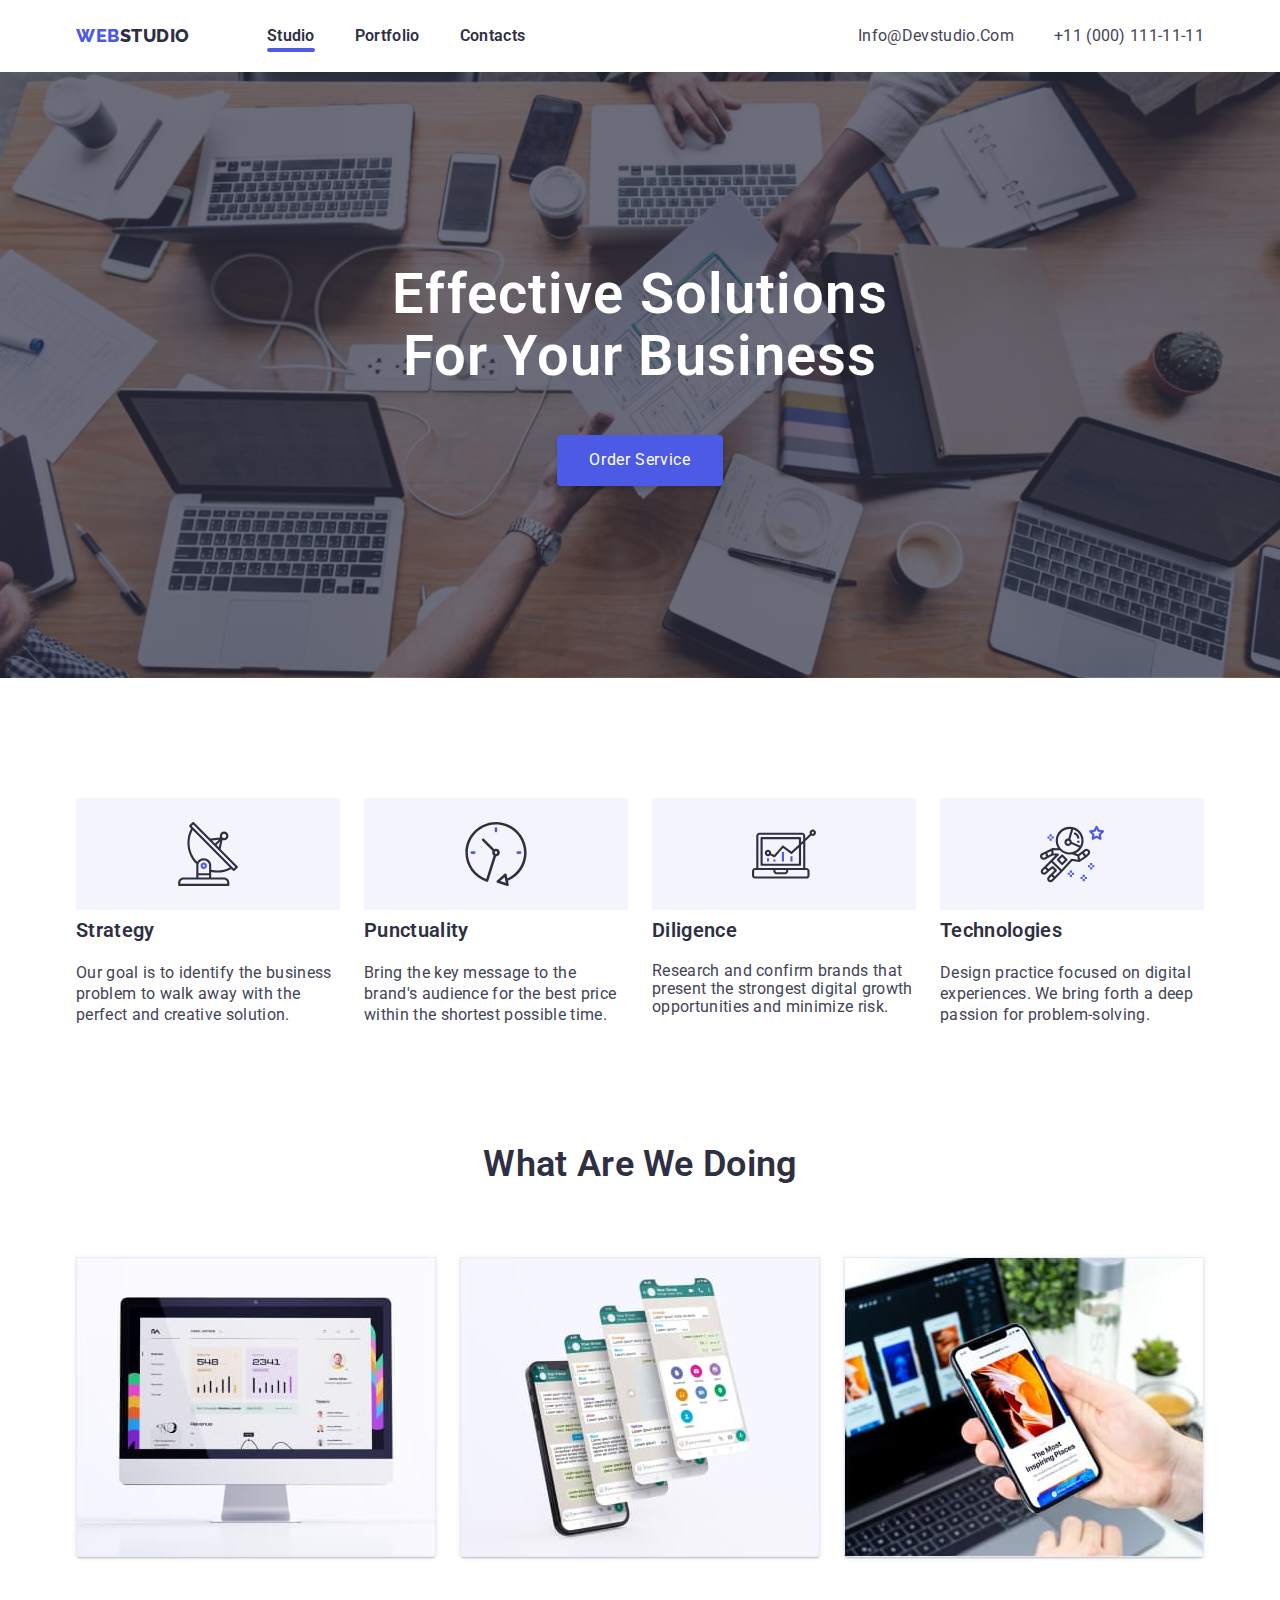
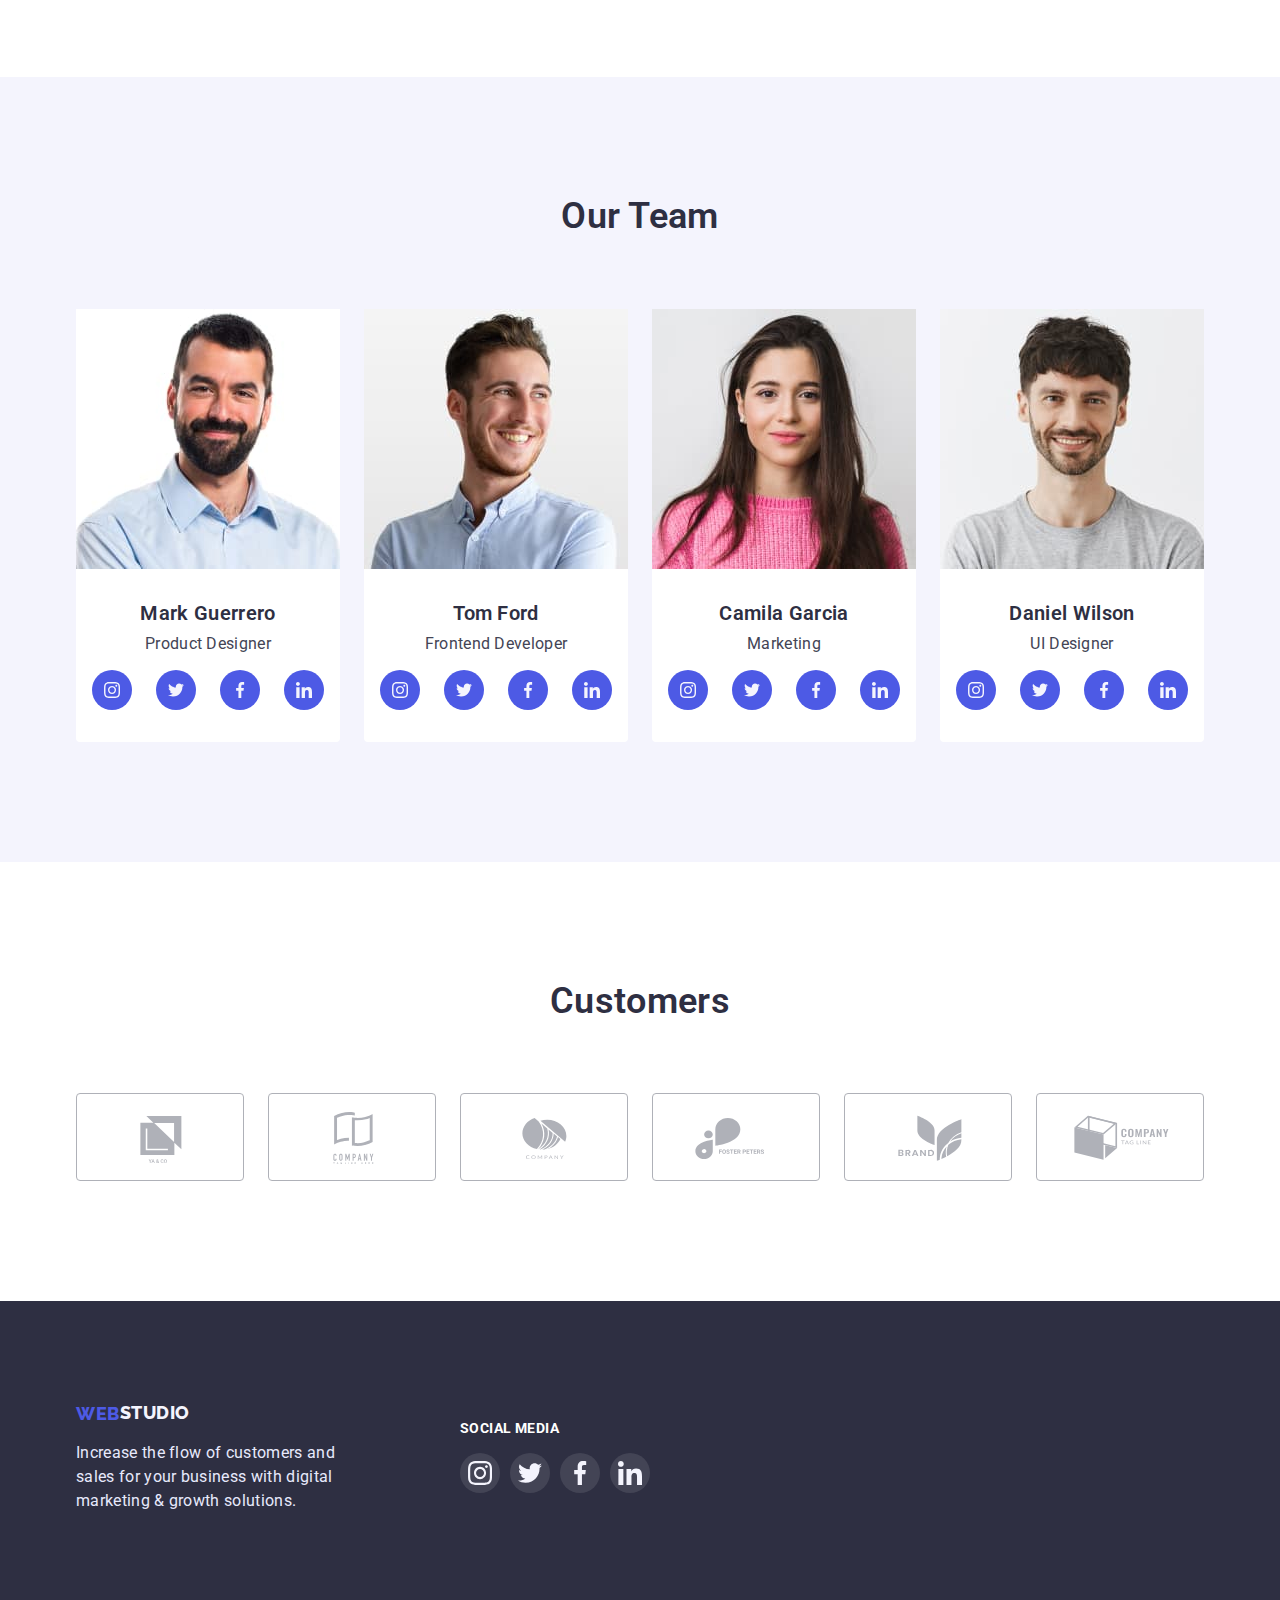
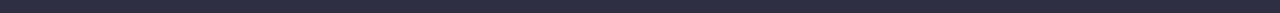
<file: index.html>
<!DOCTYPE html>
<html lang="en">
<head>
    <meta charset="UTF-8">
    <meta http-equiv="X-UA-Compatible" content="IE=edge">
    <meta name="viewport" content="width=device-width, initial-scale=1.0">
    <title>WebStudio</title>
    <link rel="preconnect" href="https://fonts.googleapis.com">
    <link rel="preconnect" href="https://fonts.gstatic.com" crossorigin>
    <link href="https://fonts.googleapis.com/css2?family=Raleway:wght@800&family=Roboto:wght@400;500;700;900&display=swap"
        rel="stylesheet">
<link rel="stylesheet" href="https://cdnjs.cloudflare.com/ajax/libs/modern-normalize/1.1.0/modern-normalize.min.css">
    <link rel="stylesheet" href="./css/styles.css">
</head>
<body class="body">

<header class="header">
<div class="container">
<nav class="header-nav">
<a href="/" class="logo"><span>WEB</span>STUDIO</a>

<ul class="link-guide">
        <li><a href="./index.html" class="link current">Studio</a></li>
        <li><a href="./portfolio.html" class="link">Portfolio</a></li>
        <li><a href="" class="link">Contacts</a></li>
</ul>
</nav>

<ul class="site-nav-info">
    <li class="contact-link-item"><a href="mailto:info@devstudio.com" class="contact-link">info@devstudio.com</a></li>
    <li class="contact-link-item"><a href="tel:+110001111111" class="contact-link">+11 (000) 111-11-11</a></li>
</ul>
</div>
    </header>


    <main>
<section class="section hero overlay">
    <div class="container">
    <h1 class="hero-title">Effective Solutions for Your Business</h1>
    <button type="button" class="button-hero">Order Service</button>
    </div>
</section>
<section class="section servise">
    <div class="container">
    <h2 class="visually-hidden benefits-title">Previligies</h2>
    <ul class="benefits">
        <li class="benefits-list">
            <div class="benefits-frame">
                <svg class="benefits-icon" width="64" height="64">
                <use href="./images/icons.svg#icon-antenna"></use>
                </svg>
            </div>
            <h3 class="section-subtitle-benefits">Strategy</h3>
            <p class="benefits-text">Our goal is to identify the business problem to walk away with the perfect and creative solution.</p>
        </li>
        <li class="benefits-list">
            <div class="benefits-frame">
                <svg class="benefits-icon" width="64" height="64">
                    <use href="./images/icons.svg#icon-clock"></use>
                </svg>
            </div>
            <h3 class="section-subtitle-benefits">Punctuality</h3>
            <p class="benefits-text">Bring the key message to the brand's audience for the best price within the shortest possible time.</p>
        </li>
        <li class="benefits-list">
            <div class="benefits-frame">
                <svg class="benefits-icon" width="64" height="64">
                    <use href="./images/icons.svg#icon-diagram"></use>
                </svg>
            </div>
            <h3 class="section-subtitle-benefits">Diligence</h3>
            <p class="benefits-text-benefits">Research and confirm brands that present the strongest digital growth opportunities and minimize risk.</p>
        </li>
        <li class="benefits-list">
            <div class="benefits-frame">
                <svg class="benefits-icon" width="64" height="64">
                    <use href="./images/icons.svg#icon-astronaut"></use>
                </svg>
            </div>
            <h3 class="section-subtitle-benefits">Technologies</h3>
            <p class="benefits-text">Design practice focused on digital experiences. We bring forth a deep passion for problem-solving.</p>
        </li>
    </ul>
    </div>
</section>
<section class="section">
    <div class="container">
    <h2 class="section-title">What are we doing</h2>
    <ul class="about-list">
        <li class="about-item">
            <img width="360" height="300" src="./images/one.jpg" alt="monitor">
        </li>
        <li class="about-item">
            <img width="360" height="300" src="./images/two.jpg" alt="app showed on the screen">
        </li>
        <li class="about-item">
            <img width="360" height="300" src="./images/three.jpg" alt="phone and monitor">
        </li>
    </ul>
    </div>
</section>
<section class="section team">
    <div class="container">
<h2 class="section-title">Our Team</h2>
<ul class="team-list">
    <li class="team-item"><img class="team-img" width="264" height="260" src="./images/four.jpg" alt="team member"><h3 class="section-subtitle">Mark Guerrero</h3><p class="team-position">Product Designer</p>
    <ul class="team-social">
            <li class="team-social-item"><a class="team-social-link" href="">
                    <svg class="social-icon" width="16" height="16">
                        <use href="./images/icons.svg#icon-instagram"></use>
                    </svg>
                </a></li>
            <li class="team-social-item"><a class="team-social-link" href="">
                    <svg lass="social-icon" width="16" height="16">
                        <use href="./images/icons.svg#icon-twitter"></use>
                    </svg>
                </a></li>
            <li class="team-social-item"><a class="team-social-link" href="">
                    <svg lass="social-icon" width="16" height="16">
                        <use href="./images/icons.svg#icon-facebook"></use>
                    </svg>
                </a></li>
            <li class="team-social-item"><a class="team-social-link" href="">
                    <svg lass="social-icon" width="16" height="16">
                        <use href="./images/icons.svg#icon-linkedin"></use>
                    </svg>
                </a></li>
    </ul>
    </li>
    <li class="team-item"><img class="team-img" width="264" height="260" src="./images/five.jpg" alt="team member"><h3 class="section-subtitle">Tom Ford</h3><p class="team-position">Frontend Developer</p>
        <ul class="team-social">
            <li class="team-social-item"><a class="team-social-link" href="">
                    <svg class="social-icon" width="16" height="16">
                        <use href="./images/icons.svg#icon-instagram"></use>
                    </svg>
                </a></li>
            <li class="team-social-item"><a class="team-social-link" href="">
                    <svg lass="social-icon" width="16" height="16">
                        <use href="./images/icons.svg#icon-twitter"></use>
                    </svg>
                </a></li>
            <li class="team-social-item"><a class="team-social-link" href="">
                    <svg lass="social-icon" width="16" height="16">
                        <use href="./images/icons.svg#icon-facebook"></use>
                    </svg>
                </a></li>
            <li class="team-social-item"><a class="team-social-link" href="">
                    <svg lass="social-icon" width="16" height="16">
                        <use href="./images/icons.svg#icon-linkedin"></use>
                    </svg>
                </a></li>
        </ul>
    </li>
    <li class="team-item"><img class="team-img" width="264" height="260" src="./images/six.jpg" alt="team member"><h3 class="section-subtitle">Camila Garcia</h3><p class="team-position">Marketing</p>
        <ul class="team-social">
            <li class="team-social-item"><a class="team-social-link" href="">
                    <svg class="social-icon" width="16" height="16">
                        <use href="./images/icons.svg#icon-instagram"></use>
                    </svg>
                </a></li>
            <li class="team-social-item"><a class="team-social-link" href="">
                    <svg lass="social-icon" width="16" height="16">
                        <use href="./images/icons.svg#icon-twitter"></use>
                    </svg>
                </a></li>
            <li class="team-social-item"><a class="team-social-link" href="">
                    <svg lass="social-icon" width="16" height="16">
                        <use href="./images/icons.svg#icon-facebook"></use>
                    </svg>
                </a></li>
            <li class="team-social-item"><a class="team-social-link" href="">
                    <svg lass="social-icon" width="16" height="16">
                        <use href="./images/icons.svg#icon-linkedin"></use>
                    </svg>
                </a></li>
        </ul>
    </li>
    <li class="team-item"><img class="team-img" width="264" height="260" src="./images/seven.jpg" alt="team member"><h3 class="section-subtitle">Daniel Wilson</h3><p class="team-position">UI Designer</p>
        <ul class="team-social">
            <li class="team-social-item"><a class="team-social-link" href="">
                    <svg class="social-icon" width="16" height="16">
                        <use href="./images/icons.svg#icon-instagram"></use>
                    </svg>
                </a></li>
            <li class="team-social-item"><a href="" class="team-social-link">
                    <svg lass="social-icon" width="16" height="16">
                        <use href="./images/icons.svg#icon-twitter"></use>
                    </svg>
                </a></li>
            <li class="team-social-item"><a class="team-social-link" href="">
                    <svg lass="social-icon" width="16" height="16">
                        <use href="./images/icons.svg#icon-facebook"></use>
                    </svg>
                </a></li>
            <li class="team-social-item"><a class="team-social-link" href="">
                    <svg lass="social-icon" width="16" height="16">
                        <use href="./images/icons.svg#icon-linkedin"></use>
                    </svg>
                </a></li>
        </ul>
    </li>
</ul>
</div>
</section>

<section class="section">
    <div class="container">
        <h2 class="section-title">Customers</h2>
        <ul class="our-clients">
      <li class="clients-item">
        <a class="clients-link" href=""><svg class="clients-icon" width="104" height="56">
            <use href="./images/icons.svg#icon-Logo"></use>
        </svg></a>
      </li>
      <li class="clients-item">
        <a class="clients-link" href=""><svg class="clients-icon" width="104" height="56">
            <use href="./images/icons.svg#icon-Logoone"></use>
        </svg></a>
      </li>
      <li class="clients-item">
       <a class="clients-link" href=""><svg class="clients-icon" width="104" height="56">
        <use href="./images/icons.svg#icon-Logotwo"></use>
    </svg></a>
      </li>
      <li class="clients-item">
        <a class="clients-link" href=""><svg class="clients-icon" width="104" height="56">
            <use href="./images/icons.svg#icon-Logothree"></use>
        </svg></a>
      </li>
      <li class="clients-item">
        <a class="clients-link" href=""><svg class="clients-icon" width="104" height="56">
            <use href="./images/icons.svg#icon-Logofour"></use>
        </svg></a>
      </li>
      <li class="clients-item">
        <a class="clients-link" href=""><svg class="clients-icon" width="104" height="56">
            <use href="./images/icons.svg#icon-Logofive"></use>
        </svg></a>
      </li class="clients-item">
        </ul>
    </div>
</section>
</main>

<footer class="footer">
    <div class="container footer-container">
        <div>
        <a href="./index.html" class="logo"><span>WEB</span><text class="text">STUDIO</text></a>
        <p class="end-page">Increase the flow of customers and sales for your business with digital marketing & growth
            solutions.</p>
        </div>

        <div class="footer-social">
            <h3 class="footer-social-title">Social media</h3>
            <ul class="footer-social-list">
                <li>
                    <a href="" class="footer-social-link">
                    <svg class="footer-icon" width="24" height="24">
                    <use href="./images/icons.svg#icon-instagram"></use>
                    </svg>
                    </a>
                </li>
                <li>
                    <a class="footer-social-link" href="">
                        <svg class="footer-icon" width="24" height="24">
                            <use href="./images/icons.svg#icon-twitter"></use>
                        </svg>
                    </a>
                </li>
                <li>
                    <a class="footer-social-link" href="">
                        <svg class="footer-icon" width="24" height="24">
                            <use href="./images/icons.svg#icon-facebook"></use>
                        </svg>
                    </a>
                </li>
                <li>
                    <a class="footer-social-link" href="">
                        <svg class="footer-icon" width="24" height="24">
                            <use href="./images/icons.svg#icon-linkedin"></use>
                        </svg>
                    </a>
                </li>
            </ul>
        </div>
    </div>



</footer>
</body>
</html>
</file>
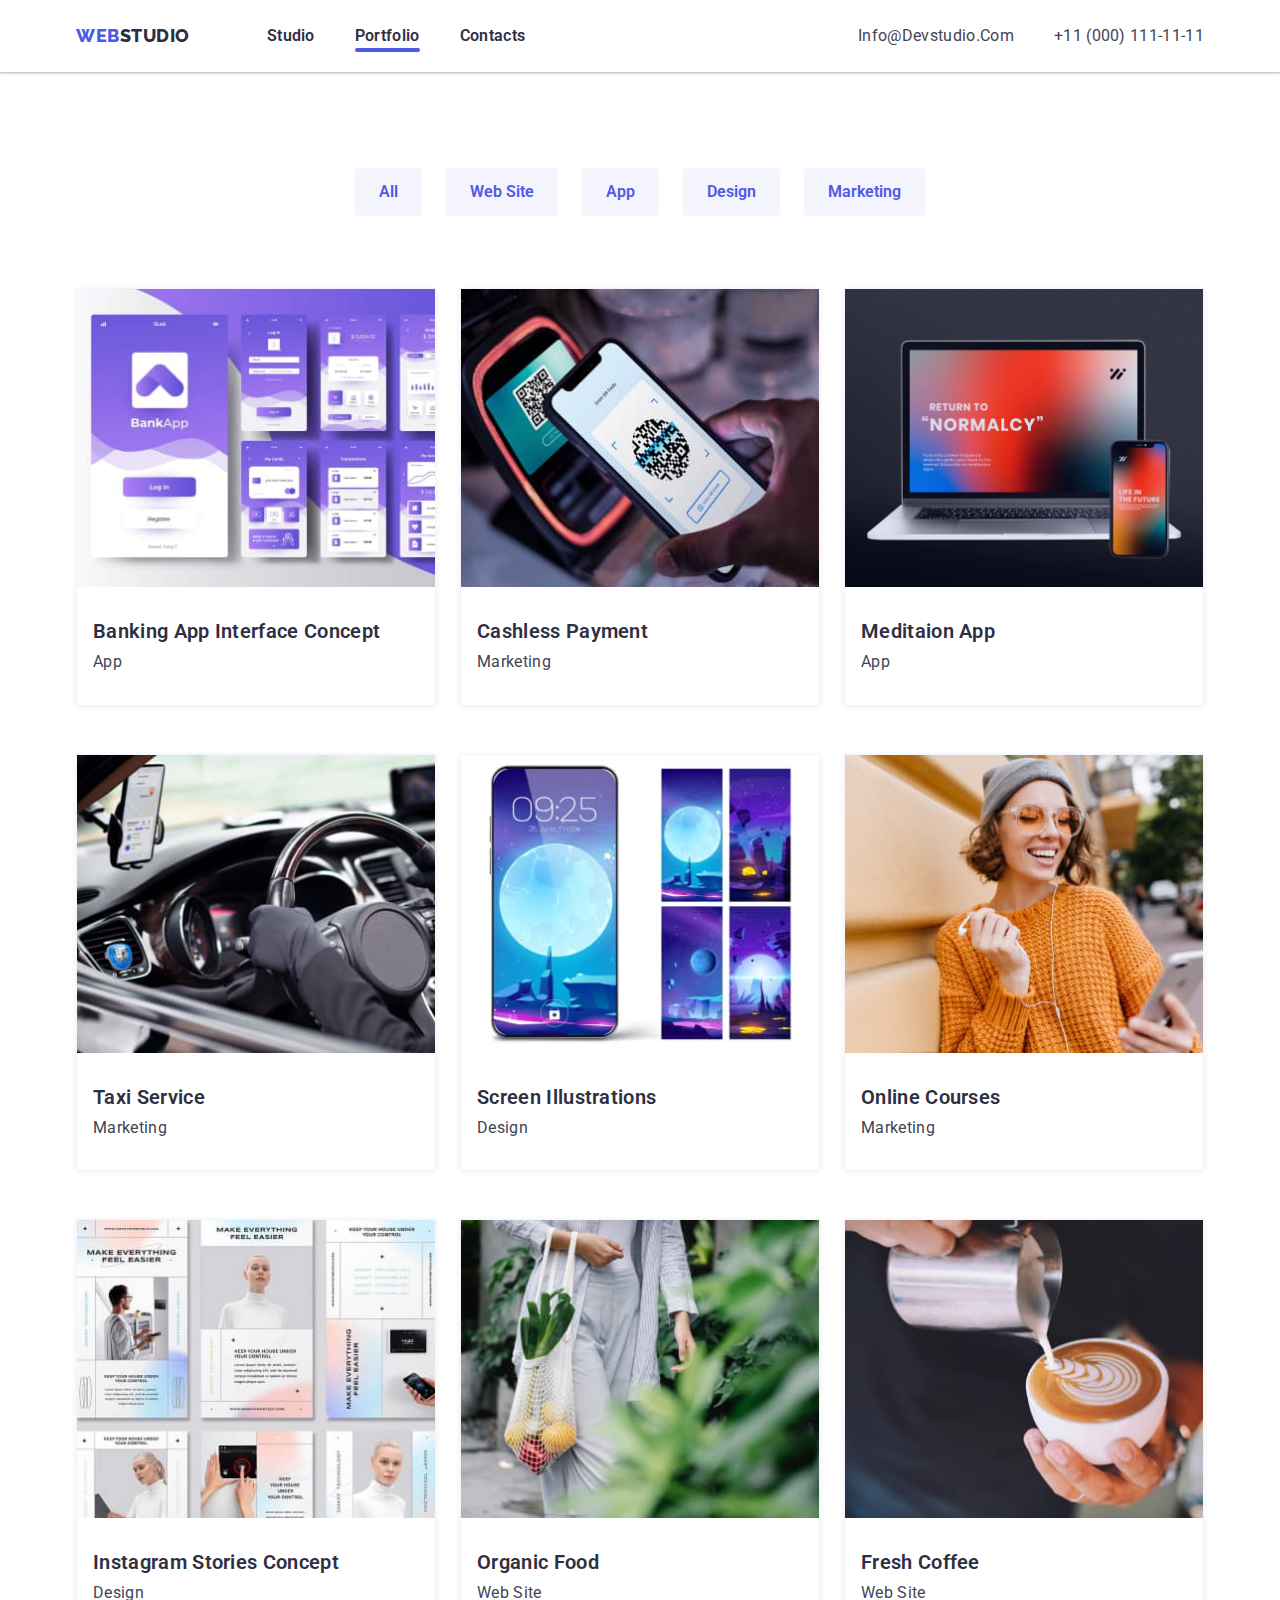
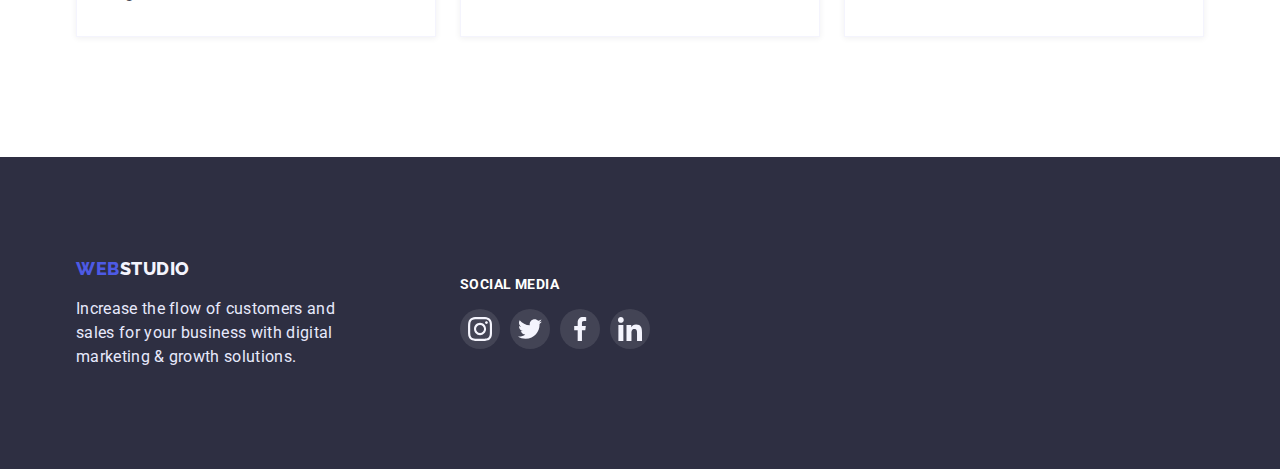
<file: portfolio.html>
<!DOCTYPE html>
<html lang="en">
<head>
    <meta charset="UTF-8">
    <meta http-equiv="X-UA-Compatible" content="IE=edge">
    <meta name="viewport" content="width=device-width, initial-scale=1.0">
    <link rel="preconnect" href="https://fonts.googleapis.com">
    <link rel="preconnect" href="https://fonts.gstatic.com" crossorigin>
    <link href="https://fonts.googleapis.com/css2?family=Raleway:wght@800&family=Roboto:wght@400;500;700;900&display=swap"
        rel="stylesheet">
    <link rel="stylesheet" href="https://cdnjs.cloudflare.com/ajax/libs/modern-normalize/1.1.0/modern-normalize.min.css">
    <link rel="stylesheet" href="./css/styles.css">
    <title>Document</title>
</head>
<body class="body">
<header class="header">
    <div class="container">
        <nav class="header-nav">
            <a href="/" class="logo"><span>WEB</span>STUDIO</a>

            <ul class="link-guide">
                <li><a href="./index.html" class="link">Studio</a></li>
                <li><a href="./portfolio.html" class="link current">Portfolio</a></li>
                <li><a href="" class="link">Contacts</a></li>
            </ul>
        </nav>

        <ul class="site-nav-info">
            <li class="contact-link-item"><a href="mailto:info@devstudio.com"
                    class="contact-link">info@devstudio.com</a></li>
            <li class="contact-link-item"><a href="tel:+110001111111" class="contact-link">+11 (000) 111-11-11</a></li>
        </ul>
    </div>
</header>


<main>
    <section class="section portfolio">
        <div class="container">
        <h1 class="visually-hidden our-projects-title">Our Projects</h1>
        <ul class="our-projects">
            <li><button type="button" class="button-portfolio">All</button></li>
            <li><button type="button" class="button-portfolio">Web Site</button></li>
            <li><button type="button" class="button-portfolio">App</button></li>
            <li><button type="button" class="button-portfolio">Design</button></li>
            <li><button type="button" class="button-portfolio">Marketing</button></li>
        </ul>

    <ul class="our-projects-list">
        <li class="item-list">
            <a class="portfolio-link" href=""><img class="project-img" width="360" height="300" src="./images/bankapp.jpg" alt="bank app">
                <div class="project-description">
                <h2 class="section-subtitle-p">Banking App Interface Concept</h2>
                <p class="project-type">App</p>
                </div>
            </a>
        </li>
        <li class="item-list">
            <a class="portfolio-link" href=""><img class="project-img" width="360" height="300" src="./images/phonepayment.jpg" alt="payment phone">
                <div class="project-description">
                <h2 class="section-subtitle-p">Cashless Payment</h2>
                <p class="project-type">Marketing</p>
                </div>
            </a>
        </li>
        <li class="item-list">
            <a class="portfolio-link" href="">    
            <img class="project-img" width="360" height="300" src="./images/pcandphone.jpg" alt="pc and phone">
            <div class="project-description">
            <h2 class="section-subtitle-p">Meditaion App</h2>
            <p class="project-type">App</p>
            </div>
            </a>
        </li>
        <li class="item-list">
            <a class="portfolio-link" href="">
                <img class="project-img"  width="360" height="300" src="./images/wheel.jpg" alt="wheel">
            <div class="project-description">
                <h2 class="section-subtitle-p">Taxi Service</h2>
            <p class="project-type">Marketing</p>
            </div>
            </a>
        </li>
        <li class="item-list">
            <a class="portfolio-link" href="">
                <img class="project-img" width="360" height="300" src="./images/screenphone.jpg" alt="screens on the phone">
            <div class="project-description">
                <h2 class="section-subtitle-p">Screen Illustrations</h2>
            <p class="project-type">Design</p>
            </div>
            </a>
        </li>
        <li class="item-list">
            <a class="portfolio-link" href="">
                <img class="project-img" width="360" height="300" src="./images/girl.jpg" alt="girl">
            <div class="project-description">
                <h2 class="section-subtitle-p">Online Courses</h2>
            <p class="project-type">Marketing</p>
            </div>
            </a>
        </li>
        <li class="item-list">
            <a class="portfolio-link" href="">
                <img class="project-img" width="360" height="300" src="./images/blanks.jpg" alt="insta stories">
            <div class="project-description">
                <h2 class="section-subtitle-p">Instagram Stories Concept</h2>
            <p class="project-type">Design</p>
            </div>
            </a>
        </li>
        <li class="item-list">
            <a class="portfolio-link" href="">
                <img class="project-img" width="360" height="300" src="./images/organic.jpg" alt="bag with vegetables">
            <div class="project-description">
                <h2 class="section-subtitle-p">Organic Food</h2>
            <p class="project-type">Web Site</p>
            </div>
            </a>
        </li>
        <li class="item-list">
            <a class="portfolio-link" href="">
                <img class="project-img" width="360" height="300" src="./images/coffee.jpg" alt="coffee">
            <div class="project-description">
                <h2 class="section-subtitle-p">Fresh Coffee</h2>
            <p class="project-type">Web Site</p>
            </div>
            </a>
        </li>
    </ul>
</div>
</section>
</main>

<footer class="footer">
    <div class="container footer-container">
        <div>
            <a href="./index.html" class="logo"><span>WEB</span><text class="text">STUDIO</text></a>
            <p class="end-page">Increase the flow of customers and sales for your business with digital marketing &
                growth solutions.</p>
        </div>
                <div class="footer-social">
                    <h3 class="footer-social-title">Social media</h3>
                    <ul class="footer-social-list">
                        <li>
                            <a class="footer-social-link" href="">
                                <svg class="footer-icon" width="24" height="24">
                                    <use href="./images/icons.svg#icon-instagram"></use>
                                </svg>
                            </a>
                        </li>
                        <li>
                            <a class="footer-social-link" href="">
                                <svg class="footer-icon" width="24" height="24">
                                    <use href="./images/icons.svg#icon-twitter"></use>
                                </svg>
                            </a>
                        </li>
                        <li>
                            <a class="footer-social-link" href="">
                                <svg class="footer-icon" width="24" height="24">
                                    <use href="./images/icons.svg#icon-facebook"></use>
                                </svg>
                            </a>
                        </li>
                        <li>
                            <a class="footer-social-link" href="">
                                <svg class="footer-icon" width="24" height="24">
                                    <use href="./images/icons.svg#icon-linkedin"></use>
                                </svg>
                            </a>
                        </li>
                    </ul>
                </div>
    </div>

</footer>
</body>

</html>
</file>
<file: css/styles.css>
:root {
    --primary-text-color: #434455;
    --title-text-color: #2E2F42;
    --accent-color: #4D5AE5;
    --white-color: #FFFFFF;
}
html{
    box-sizing: border-box;
}
*,
*::before,
*::after{
    box-sizing: inherit;
}
.section {
    padding-top: 120px;
    padding-bottom: 120px;
}
.body {
    color: var(--primary-text-color);
    background-color:var(--white-color);
font-family: Roboto, sans-serif;
font-size: 16px;
letter-spacing: 0.02em;
}
.header{
    display: flex;
    background: #FFFFFF;
    box-shadow: 0px 2px 1px rgba(46, 47, 66, 0.08), 0px 1px 1px rgba(46, 47, 66, 0.16), 0px 1px 6px rgba(46, 47, 66, 0.08);
}
.header .container{
    display: flex;
    align-items: center;
}
.header-nav{
    display: flex;
    align-items: center;
}
.logo:hover
.logo:focus {
    color: var(--accent-color);
}
.logo {
    margin-right: 77px;
    font-family: Raleway;
    text-decoration: none;
    color: var(--title-text-color);
    font-weight: 800;
    font-size: 18px;
    line-height: 1.33;
    align-items: center;
    letter-spacing: 0.03em;
    text-transform: uppercase;
}
 span {
    color: #4D5AE5;
    font-weight: 800;
        font-size: 18px;
        line-height: 1.2;
        text-transform: capitalize;
    }

.studio-end {
    color: var(--white-color);
    font-weight: 800;
        font-size: 18px;
        line-height: 1.2;
        text-transform: capitalize;
}
.site-nav-info {
    display: flex;
    padding: 0px;
    margin: 0px;
    margin-left: auto;
    color: var(--primary-text-color);
    line-height: 1.5;
    text-transform: capitalize;
}
.site-nav-info:hover{
    color: var(--primary-text-color);
        line-height: 1.5;
        text-transform: capitalize;
}
.site-nav-info:focus{
    color: var(--primary-text-color);
        line-height: 1.5;
        text-transform: capitalize;
}
.site-nav-info:active{
    color: var(--accent-color);
}
.hero {
    padding: 192px 0px;
    text-align: center;
    background-color: #2E2F42;
}
.overlay{
    max-width: 1440px;
    margin-left: auto;
    margin-right: auto;
    background-image: linear-gradient(rgba(46, 47, 66, 0.7), rgba(46, 47, 66, 0.7)), url(../images/people-office.jpg);
    background-repeat: no-repeat;
    background-size: cover;
    background-position: center;
}
.servise{
    padding-bottom: 0px;
}
.portfolio{
    padding-top: 96px;
}
.footer {
    background-color: #2E2F42;
    padding-top: 100px;
    padding-bottom: 100px;
}
.footer-page {
    color: #E7E9FC;
    line-height: 1.5;
    text-decoration: none;
}
.footer .footer-logo{
    display: flex;
    margin-right: 0px;
    margin-bottom: 16px;
}
.benefits-frame{
        background-color: #F4F4FD;
        display: flex;
        justify-content: center;
        align-items: center;
        width: 264px;
        height: 112px;
        margin-top: 0px;
        margin-bottom: 8px;
        border-radius: 4px;
}
.button-hero {
    border: none;
    color: var(--white-color);
    background-color: #4D5AE5;
    padding: 16px 32px;
    box-shadow: 0px 4px 4px rgba(0, 0, 0, 0.15);
    border-radius: 4px;
    letter-spacing: 0.04em
}
.button-hero:hover,
.button-hero:focus {
    background-color: #404BBF;
    box-shadow: 0px 4px 4px rgba(0, 0, 0, 0.15);
    border-radius: 4px;
}
.section-list {
    color: var(--title-text-color);
    font-weight: 600;
    font-size: 20px;
    line-height: 1.2;
    text-transform: capitalize;
}
.section-title {
    margin-top: 0px;
    margin-bottom: 72px;
    color: var(--title-text-color);
    font-weight: 600;
    font-size: 36px;
    line-height: 1.1;
    text-transform: capitalize;
    text-align: center;
}
.button-portfolio {
        font-weight: 600;
        line-height: 1.5;
        color: var(--accent-color);
        background-color: #F4F4FD;
        text-transform: capitalize;
        cursor: pointer;
        padding: 12px 24px;
        text-align: center;
        border: 1px solid #E7E9FC;
        border-radius: 4px;
        border: none;
}
.button-portfolio:hover,
.button-portfolio:focus {
    color: #FFFFFF;
    background-color: #4D5AE5;
    box-shadow: 0px 3px 1px rgba(0, 0, 0, 0.1), 0px 2px 1px rgba(0, 0, 0, 0.08), 0px 2px 2px rgba(0, 0, 0, 0.12);
}
.button-portfolio:active {
    color:var(--white-color);
    background-color: var(--accent-color);
}
.visually-hidden{
    position: absolute;
    width: 1px;
    height: 1px;
    margin: -1px;
    border: 0;
    padding: 0;
    white-space: nowrap;
    clip-path: inset(100%);
    clip: rect(0 0 0 0);
    overflow: hidden;
}
.about-list{
    display: flex;
    gap: 24px;
}
.link {
    position: relative;
    display: block;
    padding-top: 24px;
    padding-bottom: 24px;
    text-decoration: none;
    color: var(--title-text-color);
    font-weight: 600;
    line-height: 1.5;
}
.link:hover{
    color: var(--accent-color);
}
.link:active{
    color: var(--accent-color)

}
.current::after{
    content: '';
    position: absolute;
    width: 100%;
    height: 4px;
    left: 0px;
    top: 48px;
    background-color: var(--accent-color);
    border-radius: 2px;
}
.contact-link{
    display: block;
    padding-top: 24px;
    padding-bottom: 24px;
    color: var(--primary-text-color);
    line-height: 1.33;
}
.contact-link:hover{
    color:var(--accent-color);
}
.site-nav-info .contact-link-item + .contact-link-item{
    margin-left: 40px;
}
.text {
    color: #F4F4FD;
}
ul {
    padding: 0px;
    margin: 0px;
    list-style: none;
}
.hero-title{
    width: 500px;
    margin-left: auto;
    margin-right: auto;
    margin-top: 0px;
    margin-bottom: 48px;
    color: var(--white-color);
    font-weight: 600;
    font-size: 56px;
    line-height: 1.1;
    text-transform: capitalize;
    letter-spacing: 0.02em;
}
li a {
    text-decoration: none;
}
.benefits{
    display: flex;
    gap: 24px;
}
.benefits-list{
    width: 264px;
}
.benefits-text{
    line-height: 1.33;
}
.team-position{
    line-height: 1.33;
    text-align: center;
}
.project-type {
    color: var(--primary-text-color);
    line-height: 1.33;
}
.benefits-title{
    color: var(--title-text-color);
    font-weight: 600;
    font-size: 36px;
    line-height: 1.1;
    text-align: center;
}
.section-subtitle-benefits{
    margin-top: 0px;
    color: var(--title-text-color);
    font-weight: 600;
    font-size: 20px;
    line-height: 1.2;
}
.team-img{
    margin-bottom: 32px;
}
.section-subtitle{
    text-align: center;
    margin-top: 0px;
    margin-bottom: 8px;
    color: var(--title-text-color);
    font-weight: 600;
    font-size: 20px;
    line-height: 1.2;
}
.section-subtitle-p{
    margin-top: 0px;
    margin-bottom: 8px;
    color: var(--title-text-color);
    font-weight: 600;
    font-size: 20px;
    line-height: 1.2;
}
.end-page{
    color: #E7E9FC;
    line-height: 1.5;
    width: 264px;
}
.container{
    width: 1158px;
    padding-left: 15px;
    padding-right: 15px;
    margin-left: auto;
    margin-right: auto;
}
.team{
    background-color: #F4F4FD;
}
p{
    padding: 0px;
    margin: 0px;
}
.our-projects-title{
    text-align: center;
}
.our-projects{
    display: flex;
    justify-content: center;
    margin-bottom: 72px;
    gap: 24px;
}
.link-guide {
   display: flex;
}
.link-guide li{
    margin-right: 40px;
}
.link-guide li:last-child{
    margin-right: 0px;
}    
.team-item{
padding-bottom: 32px;
background: #FFFFFF;l
box-shadow: 0px 1px 6px rgba(46, 47, 66, 0.08), 0px 1px 1px rgba(46, 47, 66, 0.16), 0px 2px 1px rgba(46, 47, 66, 0.08);
border-radius: 0px 0px 4px 4px;
}
.about-item{
    background: #FFFFFF;
    box-shadow: 0px 1px 6px rgba(46, 47, 66, 0.08), 0px 1px 1px rgba(46, 47, 66, 0.16), 0px 2px 1px rgba(46, 47, 66, 0.08);
    border-radius: 0px 0px 4px 4px;
}
.our-projects-list{
    display: flex;
    flex-wrap: wrap;
    row-gap: 48px;
    column-gap: 24px;
}
.item-list{
    flex-basis: calc((100% - 48px) / 3);
    border: 0.5px solid #F4F4FD;
    box-shadow: 0px 1px 6px rgba(46, 47, 66, 0.08);
}
.portfolio-link:hover,
.portfolio-link:focus{
    display: block;
    box-shadow: 0px 1px 6px rgba(46, 47, 66, 0.08), 0px 1px 1px rgba(46, 47, 66, 0.16), 0px 2px 1px rgba(46, 47, 66, 0.08);
}
img{
    display: block;
    max-width: 100%;
    height: auto;
}
.team-list{
    display: flex;
    justify-content: center;
    gap: 24px;
}
.project-description{
    padding-bottom: 32px;
    padding-left: 16px;
}
.project-img{
    margin-bottom: 32px;
}
.our-clients{
    display: flex;
    gap: 24px;
}
.clients-item:last-child {
    margin-right: 0;
}
.clients-item{
    width: 168px;
    height: 88px;
}
.clients-link{
    display: flex;
    justify-content: center;
    align-items: center;
    width: 100%;
    height: 100%;
    border: 1px solid #AFB1B8;
    border-radius: 4px;
    color: #AFB1B8;
}
.clients-link:hover,
.clients-link:focus{
    color: #404BBF;
    border: 1px solid #404BBF;
    border-radius: 4px;
}
.footer-social {
 margin-left: 120px;
}

.footer-social-title {
    margin-top: 0px;
    margin-bottom: 16px;
    font-weight: 700;
    font-size: 14px;
    line-height: 1.14;
    letter-spacing: 0.03em;
    text-transform: uppercase;
    color: var(--white-color);
}
.footer .logo{
    display: flex;
    margin-right: 0px;
    margin-bottom: 16px;
    font-family: Raleway;
    text-decoration: none;
    color: var(--title-text-color);
    font-weight: 800;
    font-size: 18px;
    line-height: 1.33;
    align-items: center;
    letter-spacing: 0.03em;
    text-transform: uppercase;
}
.footer-social-list{
    display: flex;
}
.footer-social-link {
    display: flex;
    justify-content: center;
    align-items: center;
    width: 40px;
    height: 40px;
    border-radius: 50%;
    margin-right: 10px;
    color: var(--white-color);
    background-color: rgba(255, 255, 255, 0.1);
}
.footer-social-link:hover,
.footer-social-link:focus{
    background-color: #31D0AA;
}
.team-social-item{
    width: 40px;
    height: 40px;
}
.team-social-link {
    width: 100%;
    height: 100%;
    display: flex;
    justify-content: center;
    align-items: center;
    border-radius: 50%;
    background-color: #4D5AE5;
}
.team-social-link:hover,
.team-social-link:focus{
    background-color: #404BBF;
}
.team-social {
    display: flex;
    margin-top: 16px;
    justify-content: center;
    gap: 24px;
}
.social-icon{
    fill: currentColor;
}
.footer-container{
    display: flex;
    align-items: center;
    margin-top: 0;
}
svg{
    fill: currentColor;
}
.backdrop{
    position: fixed;
    top: 0;
    left: 0;
    width: 100%;
    height: 100%;
    background-color: rgba(46, 47, 66, 0.4);
}
.modal{
    position: absolute;
    width: 408px;
    height: 576px;
    top: 50%;
    left: 50%;
    transform: translate(-50%, -50%);
    background-color: #FCFCFC;
    box-shadow: 0px 1px 1px rgba(0, 0, 0, 0.14),
        0px 1px 3px rgba(0, 0, 0, 0.12),
        0px 2px 1px rgba(0, 0, 0, 0.2);
    border-radius: 4px;
}
</file>
